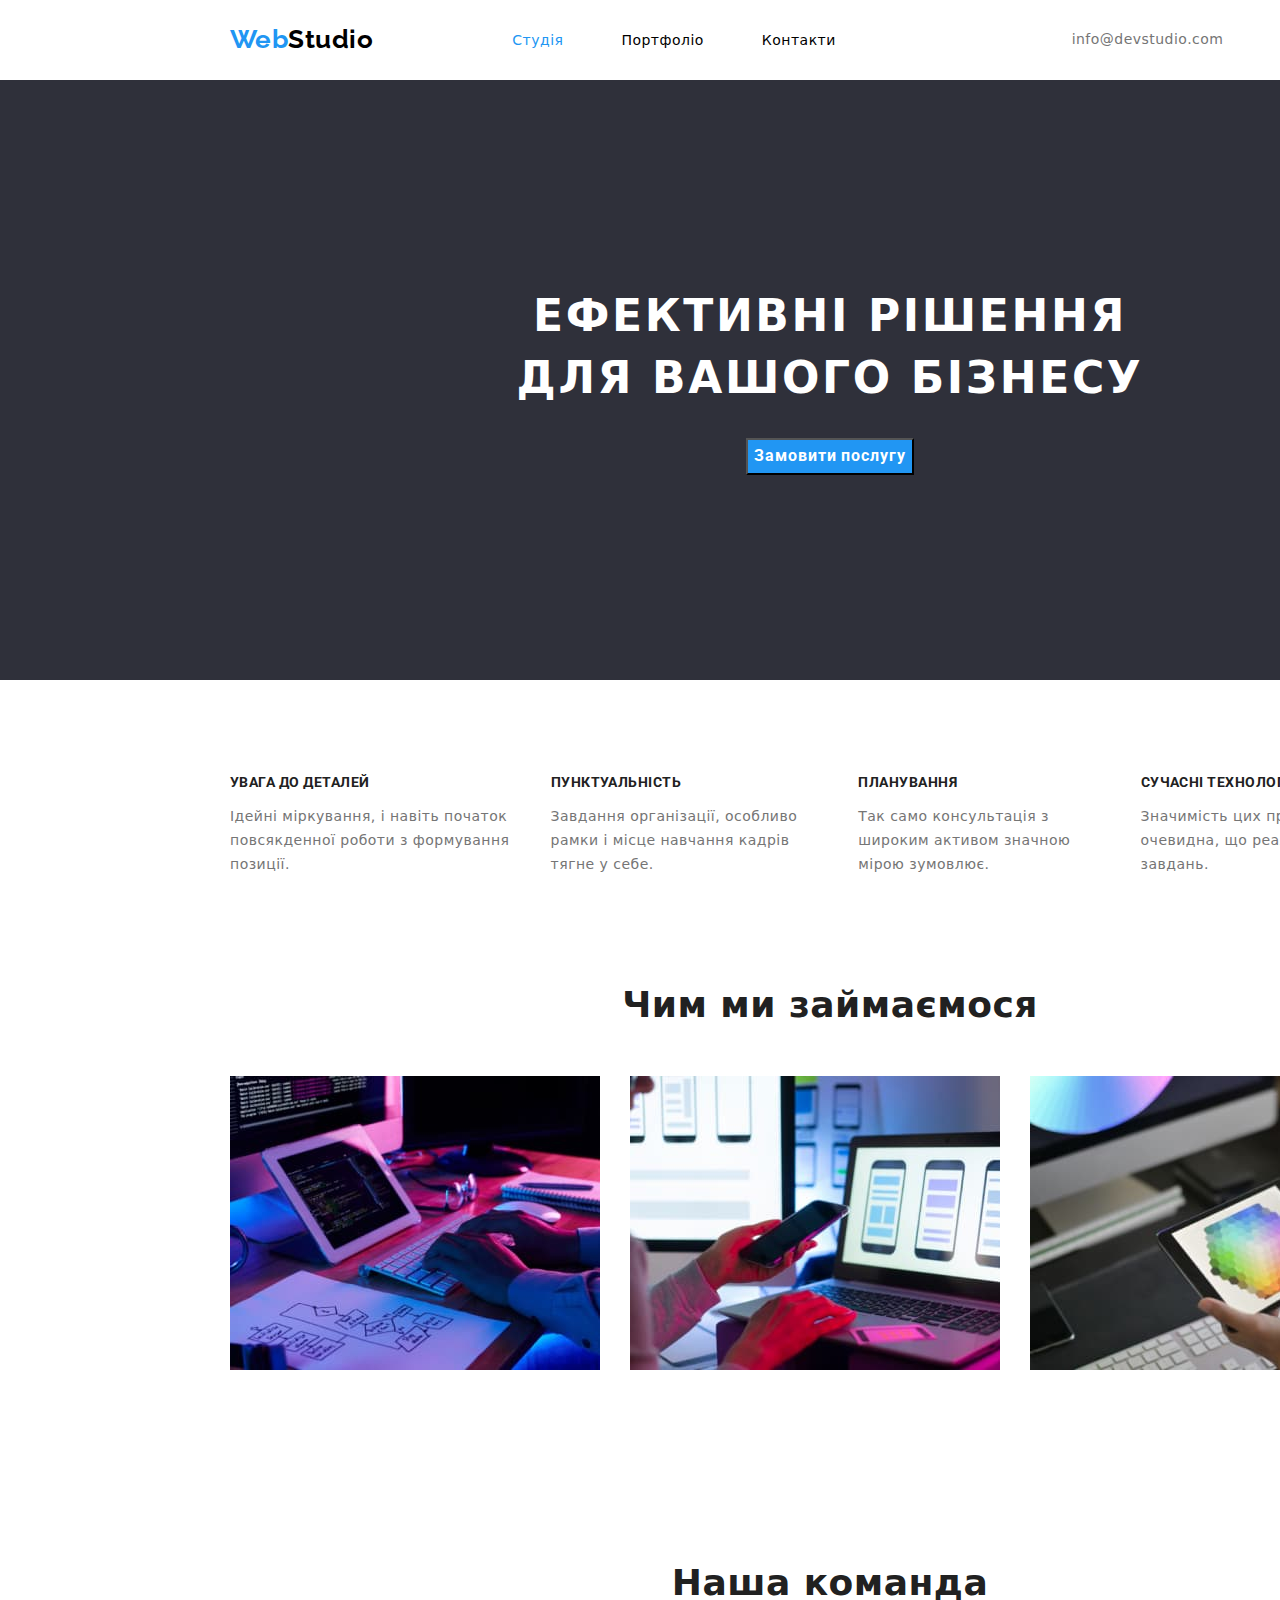
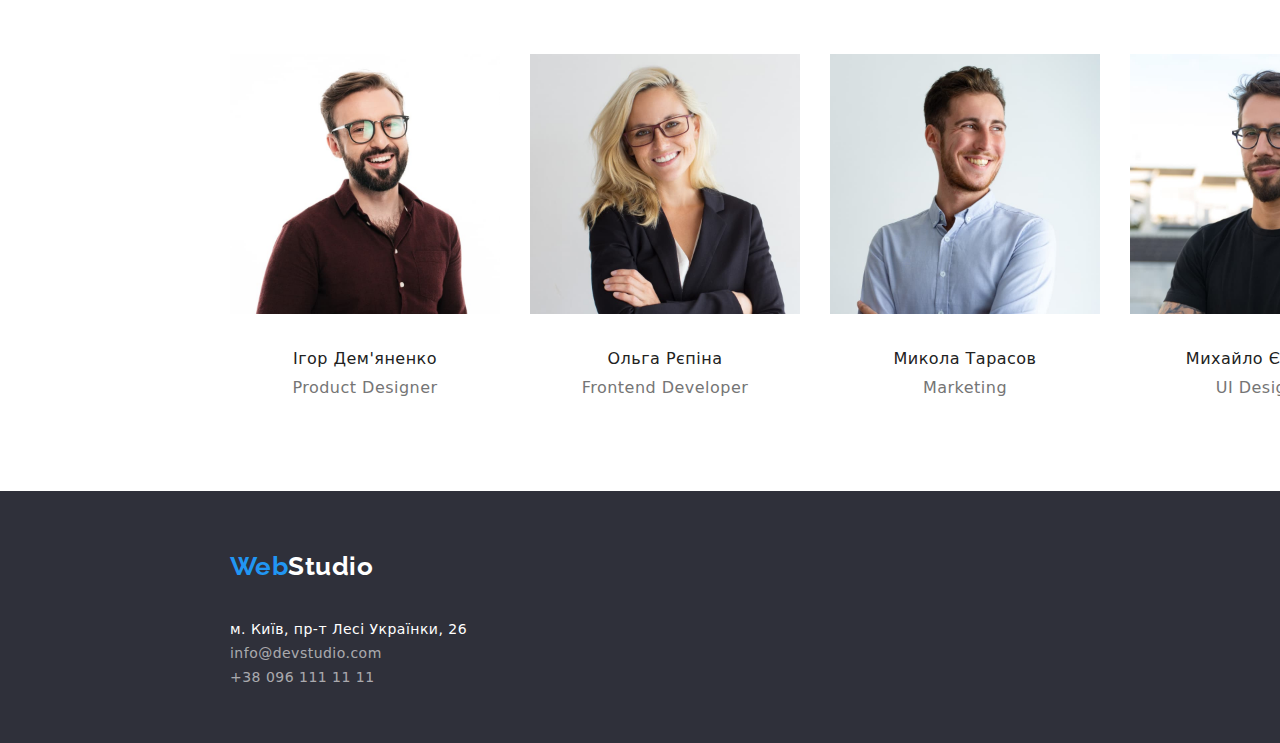
<file: index.html>
<!DOCTYPE html>
<html lang="en">

<head>
  <meta charset="UTF-8" />
  <meta http-equiv="X-UA-Compatible" content="IE=edge" />
  <meta name="viewport" content="width=device-width, initial-scale=1.0" />
  <title>студія</title>
  <link rel="stylesheet" href="styles/styles.css">
  <link rel="stylesheet" href="./styles/marmalaiz.css">
  <link href="https://fonts.googleapis.com/css2?family=Raleway:wght@700&family=Roboto:wght@400;500;700;900&display=swap"
    rel="stylesheet">
</head>

<body>
  <!-- header-->
  <header class="header">
    <div class="conteiner">
      <div class="conteiner-header">
        <a class="Logo" href="index.html"><span class="logospan">Web</span>Studio</a>
        <nav>
          <ul class="nav-list list">
            <li class="link"><a href="index.html" class="nav-knopky activ corrent">Студія</a></li>
            <li class="link"><a href="portfolio.html" class="nav-knopky ">Портфоліо</a></li>
            <li class="link"><a href="#" class="nav-knopky ">Контакти</a></li>
          </ul>
        </nav>
        <ul class="communication list kontakt-list">
          <li class="link"><a href="mailto:info@devstudio.com"
              class="communication communication-mail">info@devstudio.com</a></li>
          <li class="link"><a href="tel:+380961111111" class="communication communication-tel">+38 096 111 11 11</a>
          </li>
        </ul>
      </div>
    </div>

  </header>

  <main>
    <!-- hero -->
    <section class="hero-wraper">
      <div class="conteiner">
        <div class="hero">
          <h1 class="title">Ефективні рішення для вашого бізнесу</h1>
          <button class="btn-order" type="button">Замовити послугу</button>
        </div>
      </div>


    </section>
    <!-- advantage firm-->
    <section class="conteiner advantage-section">
      <h2 class="advantage-title">Переваги фірми</h2>
      <ul class="advantage-list list">
        <li class="advantage-list-item">
          <h3 class="advantage-title-two">УВАГА ДО ДЕТАЛЕЙ</h3>
          <p class="advantage-text">
            Ідейні міркування, і навіть початок повсякденної роботи з
            формування позиції.
          </p>
        </li>
        <li class="advantage-list-item">
          <h3 class="advantage-title-two">ПУНКТУАЛЬНІСТЬ</h3>
          <p class="advantage-text">
            Завдання організації, особливо рамки і місце навчання кадрів тягне
            у себе.
          </p>
        </li>
        <li class="advantage-list-item">
          <h3 class="advantage-title-two">ПЛАНУВАННЯ</h3>
          <p class="advantage-text">
            Так само консультація з широким активом значною мірою зумовлює.
          </p>
        </li>
        <li class="advantage-list-item">
          <h3 class="advantage-title-two">СУЧАСНІ ТЕХНОЛОГІЇ</h3>
          <p class="advantage-text">
            Значимість цих проблем настільки очевидна, що реалізація планових
            завдань.
          </p>
        </li>
      </ul>
    </section>
    <!-- Whot working -->
    <section class="conteiner">
      <h2 class="title-section">Чим ми займаємося</h2>
      <ul class="working-list list">
        <li class="working-list-item">
          <img src="./images/box1.jpg" alt="Набор коду на ПК" width="370" />
        </li>
        <li class="working-list-item">
          <img src="./images/box2.jpg" alt="Телефон в рукі" width="370" />
        </li>
        <li class="working-list-item">
          <img src="./images/box3.jpg" alt="Вибор колору на планшеті" width="370" />
        </li>
      </ul>
    </section>
    <!-- Our team -->
    <section class="conteiner">
      <h2 class="title-section">Наша команда</h2>
      <ul class="team-list list">
        <li class="team-list-icon">
          <img src="images/ihor.jpg" alt="працівник Ігор" width="270" />
          <h3 class="team-title-name">Ігор Дем'яненко</h3>
          <p class="team-post">Product Designer</p>
        </li>
        <li class="team-list-icon">
          <img src="images/olha.jpg" alt="працівник Ольга" width="270" />
          <h3 class="team-title-name">Ольга Рєпіна</h3>
          <p class="team-post">Frontend Developer</p>
        </li>
        <li class="team-list-icon">
          <img src="images/mykola.jpg" alt="працівник Микола" width="270" />
          <h3 class="team-title-name">Микола Тарасов</h3>
          <p class="team-post">Marketing</p>
        </li>
        <li class="team-list-icon">
          <img src="images/mykhailo.jpg" alt="працівник Михайло" width="270" />
          <h3 class="team-title-name">Михайло Єрмаков</h3>
          <p class="team-post">UI Designer</p>
        </li>
      </ul>
    </section>
  </main>
  <!-- footer -->
  <footer class="footer">
    <div class="conteiner">
      <div class="logo-wraper"><a class="Logo logospan-footer" href="index.html"><span
            class="logospan">Web</span>Studio</a></div>

      <address>
        <ul class="address-list list">
          <li>
            <a class="Address-link" href="https://goo.gl/maps/K1UanMXqAidAnJSs7" target="_blank"
              rel="noopener noreferrer nofollow">
              м. Київ, пр-т Лесі Українки, 26</a>
          </li>
          <li>
            <a href="mailto:info@devstudio.com" target="_blank" class="communication-footer">info@devstudio.com</a>
          </li>
          <li><a href="tel:+380961111111" class="communication-footer">+38 096 111 11 11</a></li>
        </ul>
      </address>
    </div>
  </footer>
</body>

</html>
</file>
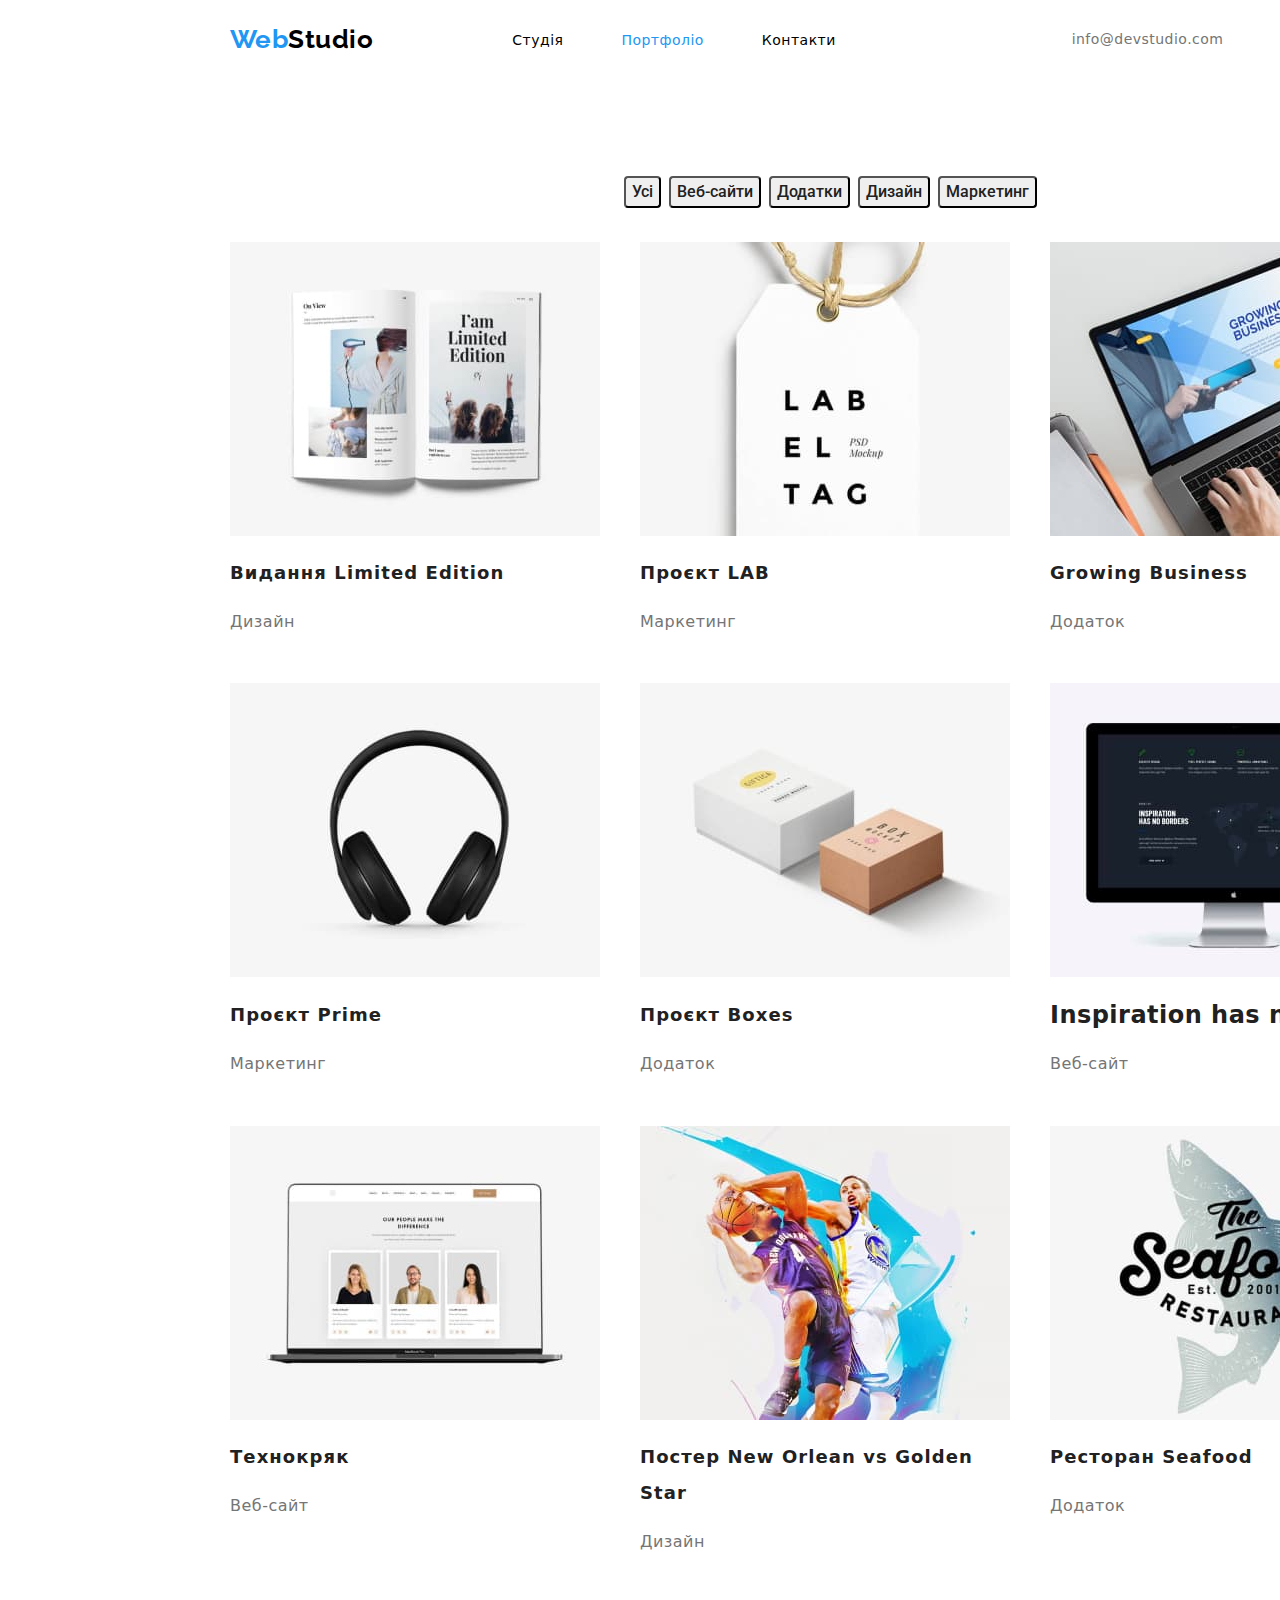
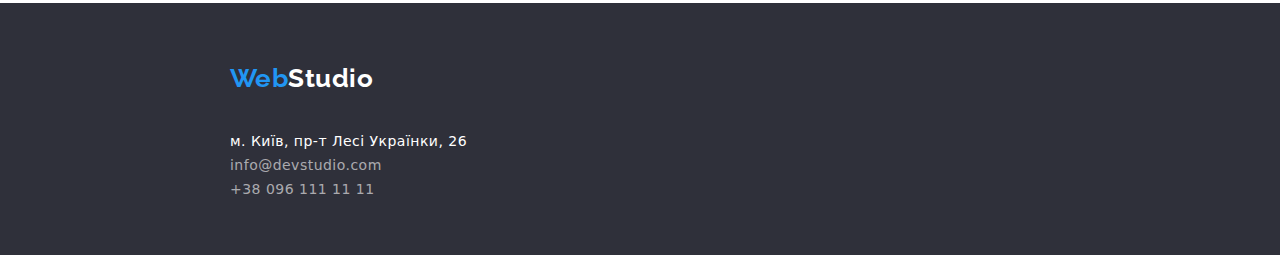
<file: portfolio.html>
<!DOCTYPE html>
<html lang="en">

<head>
    <meta charset="UTF-8" />
    <meta http-equiv="X-UA-Compatible" content="IE=edge" />
    <meta name="viewport" content="width=device-width, initial-scale=1.0" />
    <title>студія</title>
    <link rel="stylesheet" href="styles/styles.css">
    <link rel="stylesheet" href="./styles/marmalaiz.css">
    <link
        href="https://fonts.googleapis.com/css2?family=Raleway:wght@700&family=Roboto:wght@400;500;700;900&display=swap"
        rel="stylesheet">
</head>

<body>
    <!-- header-->
    <header class="header">
        <div class="conteiner">
            <div class="conteiner-header">
                <a class="Logo" href="index.html"><span class="logospan">Web</span>Studio</a>
                <nav>
                    <ul class="nav-list list">
                        <li class="link"><a href="index.html" class="nav-knopky ">Студія</a></li>
                        <li class="link"><a href="portfolio.html" class="nav-knopky activ corrent">Портфоліо</a></li>
                        <li class="link"><a href="#" class="nav-knopky ">Контакти</a></li>
                    </ul>
                </nav>
                <ul class="communication list kontakt-list">
                    <li class="link"><a href="mailto:info@devstudio.com"
                            class="communication communication-mail">info@devstudio.com</a></li>
                    <li class="link"><a href="tel:+380961111111" class="communication communication-tel">+38 096 111 11
                            11</a></li>
                </ul>
            </div>
        </div>

    </header>

    <!-- main  -->
    <main>
        <h1 class="title-galety list">Gallery</h1>
        <section class="conteiner">
            <ul class="list btn-list">
                <li class="bnt-link"><button type="button" class="bnt-portfolio">Усі</button></li>
                <li class="bnt-link"><button type="button" class="bnt-portfolio">Веб-сайти</button></li>
                <li class="bnt-link"><button type="button" class="bnt-portfolio">Додатки</button></li>
                <li class="bnt-link"><button type="button" class="bnt-portfolio">Дизайн</button></li>
                <li class="bnt-link"><button type="button" class="bnt-portfolio">Маркетинг</button></li>
            </ul>
            <ul class="list list-portfolio">
                <li class="list-portfolio-icon"><a href="#"><img src="./images/macbok1.jpg" alt="Ноутбук"
                            width="370"></a>
                    <h2 class="title-portfolio">Технокряк</h2>
                    <p class="text-portfolio">Веб-сайт</p>
                </li>
                <li class="list-portfolio-icon"><a href="#"><img src="./images/basketbol2.jpg" alt="Баскетболісти"
                            width="370"></a>
                    <h2 class="title-portfolio">Постер New Orlean vs Golden Star</h2>
                    <p class="text-portfolio">Дизайн</p>
                </li>
                <li class="list-portfolio-icon"><a href="#"><img src="./images/imege3.jpg" alt="Малюнок з надписом"
                            width="370"></a>
                    <h2 class="title-portfolio">Ресторан Seafood</h2>
                    <p class="text-portfolio">Додаток</p>
                </li>
                <li class="list-portfolio-icon"><a href="#"><img src="./images/naushnik4.jpg" alt="Навушники"
                            width="370"></a>
                    <h2 class="title-portfolio">Проєкт Prime</h2>
                    <p class="text-portfolio">Маркетинг</p>
                </li>
                <li class="list-portfolio-icon"><a href="#"><img src="./images/box5.jpg" alt="Дві коробки"
                            width="370"></a>
                    <h2 class="title-portfolio">Проєкт Boxes</h2>
                    <p class="text-portfolio">Додаток</p>
                </li>
                <li class="list-portfolio-icon"><a href="#"><img src="./images/monitor6.jpg" alt="Монітор apple"
                            width="370"></a>
                    <h2>Inspiration has no Borders</h2>
                    <p class="text-portfolio">Веб-сайт</p>
                </li>
                <li class="list-portfolio-icon"><a href="#"><img src="./images/book7.jpg" alt="Книжка" width="370"></a>
                    <h2 class="title-portfolio">Видання Limited Edition</h2>
                    <p class="text-portfolio">Дизайн</p>
                </li>
                <li class="list-portfolio-icon"><a href="#"><img src="./images/amulet8.jpg" alt="Амулет з надписом"
                            width="370"></a>
                    <h2 class="title-portfolio">Проєкт LAB</h2>
                    <p class="text-portfolio">Маркетинг</p>
                </li>
                <li class="list-portfolio-icon"><a href="#"><img src="./images/jobbuk9.jpg" alt="Робота на ноутбукі"
                            width="370"></a>
                    <h2 class="title-portfolio">Growing Business</h2>
                    <p class="text-portfolio">Додаток</p>
                </li>

            </ul>
        </section>

    </main>

    <!-- footer -->
    <footer class="footer">
        <div class="conteiner">
            <div class="logo-wraper"><a class="Logo logospan-footer" href="index.html"><span
                        class="logospan">Web</span>Studio</a></div>

            <address>
                <ul class="address-list list">
                    <li>
                        <a class="Address-link" href="https://goo.gl/maps/K1UanMXqAidAnJSs7" target="_blank"
                            rel="noopener noreferrer nofollow">
                            м. Київ, пр-т Лесі Українки, 26</a>
                    </li>
                    <li>
                        <a href="mailto:info@devstudio.com" target="_blank"
                            class="communication-footer">info@devstudio.com</a>
                    </li>
                    <li><a href="tel:+380961111111" class="communication-footer">+38 096 111 11 11</a></li>
                </ul>
            </address>
        </div>
    </footer>
</body>

</html>
</file>
<file: styles/styles.css>
/* :root{  --pri-text-color: #212121 } 
.main{ background-color: var(--pri-text-color)} */

:root {
    --primary-text-color: #212121;
    --focus-text-color: #2196F3;
    --other-text-color: #FFFFFF;
    --logo-text-color: #000000;
    --advantage-text-color: #757575;
}

body {
    font-family: 'Roboto', sans-serif;
    font-style: normal;
    letter-spacing: 0.03em;
    color: var(--primary-text-color);
    background-color: #ffffff;


}



a {
    text-decoration: none;
}

address {
    list-style-type: none;
    text-decoration: none;
}

.list {
    list-style-type: none;
}

.conteiner {
    margin-left: 215px;
    width: 1230px;
    padding-left: 15px;
    padding-right: 15px;
}

/* header */

.Logo {
    margin-right: 95px;
    font-family: 'Raleway', sans-serif;
    font-weight: 700;
    font-size: 26px;
    line-height: 1.2;
    color: var(--logo-text-color)
}


.conteiner-header {
    height: 80px;
    align-items: center;
    display: flex;
}

.nav-list {
    display: flex;
}

.nav-list>.link:not(:last-child) {
    margin-right: 50px;
}



.logospan {
    color: var(--focus-text-color);
}


.activ.corrent {
    color: var(--focus-text-color);
}

.nav-knopky {
    padding: 4px 4px;
    color: var(--logo-text-color);
    font-weight: 500;
    font-size: 14px;
    line-height: 1.14;
}

.kontakt-list {
    margin-left: auto;
}

.communication {
    display: flex;
    color: var(--primary-text-color);
    font-weight: 500;
    font-size: 14px;
    line-height: 1.14;
}

.communication-tel {
    margin-left: 50px;
}

.communication-mail,
.communication-tel {
    padding: 4px 4px;
    color: var(--advantage-text-color)
}



.link :hover,
.link :focus {
    color: var(--focus-text-color);
}

/* main */



/* <!-- hero --> */
.hero-wraper {
    background-color: #2F303A;

}

.hero {
    height: 600px;
    display: flex;
    flex-direction: column;
    justify-content: center;
    align-items: center;
}

.title {
    width: 700px;
    margin: 0;
    font-weight: 900;
    font-size: 44px;
    line-height: 1.4;
    text-align: center;
    letter-spacing: 0.06em;
    text-transform: uppercase;
    color: var(--other-text-color)
}

.btn-order {
    margin-top: 30px;
    font-family: 'Roboto', sans-serif;
    background-color: var(--focus-text-color);
    font-weight: 700;
    font-size: 16px;
    line-height: 1.9;
    letter-spacing: 0.06em;
    color: var(--other-text-color);
}

/* advantage firm */



.advantage-list {
    margin: 0;
    padding: 0;
    display: flex;
}

.advantage-list-item:not(:last-child) {
    margin-right: 30px;

}

.advantage-title {
    position: absolute;
    white-space: nowrap;
    width: 1px;
    height: 1px;
    overflow: hidden;
    border: 0;
    padding: 0;
    clip: rect(0 0 0 0);
    clip-path: inset(50%);
    margin: -1px;
}

.advantage-title-two {
    margin-top: 95px;
    font-family: 'Roboto';
    font-style: normal;
    font-weight: 700;
    font-size: 14px;
    line-height: 1.14;
    text-transform: uppercase;
}

.advantage-text {

    font-size: 14px;
    line-height: 1.7;
    color: var(--advantage-text-color)
}


/* <!-- Whot working --> */

.working-list {
    display: flex;
    padding: 0 0 94px 0;
    margin: 0;
}

.working-list-item:not(:last-child) {
    margin-right: 30px;
}


.title-section {
    padding-top: 94px;
    padding-bottom: 50px;
    margin: 0;
    font-weight: 700;
    font-size: 36px;
    line-height: 1.16;
    text-align: center;
}

/* <!-- Our team --> */

.team-list {
    display: flex;
    margin: 0;
    padding: 0 0 94px 0;
}

.team-list-icon:not(:last-child) {
    margin-right: 30px;
}

.team-title-name {
    margin-top: 30px;
    margin-bottom: 10px;
    font-weight: 500;
    font-size: 16px;
    line-height: 1.2;
    text-align: center;
}

.team-post {
    margin: 0;

    font-size: 16px;
    line-height: 1.2;
    text-align: center;
    color: var(--advantage-text-color);
}

/* footer */

.footer {
    height: 252px;
    background: #2F303A
}

.logo-wraper {
    padding: 60px 0 20px 0;
}

.logospan-footer {
    color: var(--other-text-color);
}

.address-list {
    padding: 0;
}

.Address-link {
    font-style: normal;
    font-size: 14px;
    line-height: 1.7;
    color: var(--other-text-color);
}

.communication-footer {
    font-style: normal;
    font-size: 14px;
    line-height: 1.7;
    color: rgba(255, 255, 255, 0.6);
}

/* Portfolio */

.btn-list {
    display: flex;
    justify-content: center;
    margin: 0;
    padding: 96px 0 34px 0;
}

.bnt-link:not(:last-child) {
    margin-right: 8px;
}

.list-portfolio {
    display: flex;
    flex-wrap: wrap-reverse;
    margin: 0;
    padding: 0;
}

.list-portfolio-icon {
    width: calc((100% - 60px) / 3);
    margin-right: 30px;
    margin-bottom: 30px;
}

.list-portfolio-icon:nth-child(3n) {
    margin-right: 0;
}






.title-galety {
    position: absolute;
    white-space: nowrap;
    width: 1px;
    height: 1px;
    overflow: hidden;
    border: 0;
    padding: 0;
    clip: rect(0 0 0 0);
    clip-path: inset(50%);
    margin: -1px;
}

.bnt-portfolio {
    border-radius: 4px;
    font-family: 'Roboto';
    font-style: normal;
    font-weight: 500;
    font-size: 16px;
    line-height: 1.6;
    color: var(--primary-text-color)
}

.bnt-link :hover,
.bnt-link :focus,
.bnt-link :active {
    background-color: var(--focus-text-color);
    color: var(--other-text-color);
}

.title-portfolio {
    font-weight: 700;
    font-size: 18px;
    line-height: 2;
    letter-spacing: 0.06em;
    color: var(--primary-text-color);
}

.text-portfolio {

    font-size: 16px;
    line-height: 1.9;
    color: var(--advantage-text-color);
}

.communication-footer:hover,
.communication-footer:focus,
.Address-link:hover,
.Address-link:focus {
    color: var(--focus-text-color);
}
</file>
<file: styles/marmalaiz.css>
/* normalai-stule */


/*! modern-normalize v1.1.0 | MIT License | https://github.com/sindresorhus/modern-normalize */

/*
Document
========
*/

/**
Use a better box model (opinionated).
*/

*,
::before,
::after {
	box-sizing: border-box;
}

/**
1. Correct the line height in all browsers.
2. Prevent adjustments of font size after orientation changes in iOS.
3. Use a more readable tab size (opinionated).
*/

html {
	line-height: 1.15; /* 1 */
	-webkit-text-size-adjust: 100%; /* 2 */
	-moz-tab-size: 4; /* 3 */
	tab-size: 4; /* 3 */
}

/*
Sections
========
*/

/**
1. Remove the margin in all browsers.
2. Improve consistency of default fonts in all browsers. (https://github.com/sindresorhus/modern-normalize/issues/3)
*/

body {
	margin: 0; /* 1 */
	font-family:
		system-ui,
		-apple-system, /* Firefox supports this but not yet `system-ui` */
		'Segoe UI',
		Roboto,
		Helvetica,
		Arial,
		sans-serif,
		'Apple Color Emoji',
		'Segoe UI Emoji'; /* 2 */
}

/*
Grouping content
================
*/

/**
1. Add the correct height in Firefox.
2. Correct the inheritance of border color in Firefox. (https://bugzilla.mozilla.org/show_bug.cgi?id=190655)
*/

hr {
	height: 0; /* 1 */
	color: inherit; /* 2 */
}

/*
Text-level semantics
====================
*/

/**
Add the correct text decoration in Chrome, Edge, and Safari.
*/

abbr[title] {
	text-decoration: underline dotted;
}

/**
Add the correct font weight in Edge and Safari.
*/

b,
strong {
	font-weight: bolder;
}

/**
1. Improve consistency of default fonts in all browsers. (https://github.com/sindresorhus/modern-normalize/issues/3)
2. Correct the odd 'em' font sizing in all browsers.
*/

code,
kbd,
samp,
pre {
	font-family:
		ui-monospace,
		SFMono-Regular,
		Consolas,
		'Liberation Mono',
		Menlo,
		monospace; /* 1 */
	font-size: 1em; /* 2 */
}

/**
Add the correct font size in all browsers.
*/

small {
	font-size: 80%;
}

/**
Prevent 'sub' and 'sup' elements from affecting the line height in all browsers.
*/

sub,
sup {
	font-size: 75%;
	line-height: 0;
	position: relative;
	vertical-align: baseline;
}

sub {
	bottom: -0.25em;
}

sup {
	top: -0.5em;
}

/*
Tabular data
============
*/

/**
1. Remove text indentation from table contents in Chrome and Safari. (https://bugs.chromium.org/p/chromium/issues/detail?id=999088, https://bugs.webkit.org/show_bug.cgi?id=201297)
2. Correct table border color inheritance in Chrome and Safari. (https://bugs.chromium.org/p/chromium/issues/detail?id=935729, https://bugs.webkit.org/show_bug.cgi?id=195016)
*/

table {
	text-indent: 0; /* 1 */
	border-color: inherit; /* 2 */
}

/*
Forms
=====
*/

/**
1. Change the font styles in all browsers.
2. Remove the margin in Firefox and Safari.
*/

button,
input,
optgroup,
select,
textarea {
	font-family: inherit; /* 1 */
	font-size: 100%; /* 1 */
	line-height: 1.15; /* 1 */
	margin: 0; /* 2 */
}

/**
Remove the inheritance of text transform in Edge and Firefox.
*/

button,
select {
	text-transform: none;
}

/**
Correct the inability to style clickable types in iOS and Safari.
*/

button,
[type='button'],
[type='reset'],
[type='submit'] {
	-webkit-appearance: button;
}

/**
Remove the inner border and padding in Firefox.
*/

::-moz-focus-inner {
	border-style: none;
	padding: 0;
}

/**
Restore the focus styles unset by the previous rule.
*/

:-moz-focusring {
	outline: 1px dotted ButtonText;
}

/**
Remove the additional ':invalid' styles in Firefox.
See: https://github.com/mozilla/gecko-dev/blob/2f9eacd9d3d995c937b4251a5557d95d494c9be1/layout/style/res/forms.css#L728-L737
*/

:-moz-ui-invalid {
	box-shadow: none;
}

/**
Remove the padding so developers are not caught out when they zero out 'fieldset' elements in all browsers.
*/

legend {
	padding: 0;
}

/**
Add the correct vertical alignment in Chrome and Firefox.
*/

progress {
	vertical-align: baseline;
}

/**
Correct the cursor style of increment and decrement buttons in Safari.
*/

::-webkit-inner-spin-button,
::-webkit-outer-spin-button {
	height: auto;
}

/**
1. Correct the odd appearance in Chrome and Safari.
2. Correct the outline style in Safari.
*/

[type='search'] {
	-webkit-appearance: textfield; /* 1 */
	outline-offset: -2px; /* 2 */
}

/**
Remove the inner padding in Chrome and Safari on macOS.
*/

::-webkit-search-decoration {
	-webkit-appearance: none;
}

/**
1. Correct the inability to style clickable types in iOS and Safari.
2. Change font properties to 'inherit' in Safari.
*/

::-webkit-file-upload-button {
	-webkit-appearance: button; /* 1 */
	font: inherit; /* 2 */
}

/*
Interactive
===========
*/

/*
Add the correct display in Chrome and Safari.
*/

summary {
	display: list-item;
}
</file>
